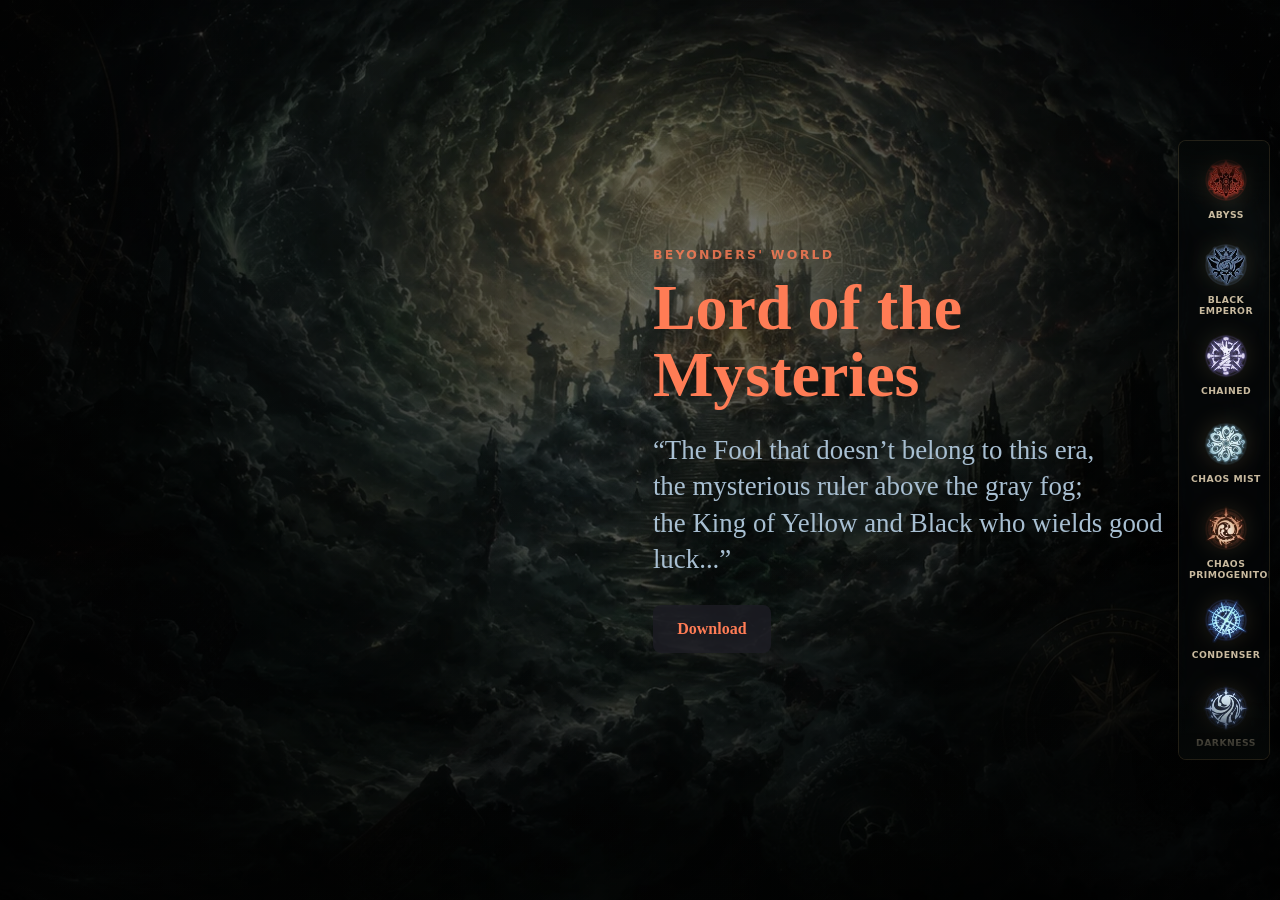
<file: index.html>
<!doctype html>
<html lang="id">
  <head>
    <meta charset="UTF-8" />
    <meta name="viewport" content="width=device-width, initial-scale=1.0" />
    <meta name="referrer" content="no-referrer" />
    <meta
      http-equiv="Content-Security-Policy"
      content="default-src 'self'; script-src 'none'; style-src 'self'; img-src 'self'; object-src 'none'; base-uri 'none'; form-action 'none'; upgrade-insecure-requests"
    />
    <title>Beyonders' World</title>
    <link rel="icon" type="image/webp" href="assets/symbols/symbol_ofa.webp" />
    <link rel="stylesheet" href="styles.css" />
  </head>
  <body class="home-body">
    <main class="hero" aria-label="Beyonders' World">
      <section class="card-showcase" aria-label="Showcase 22 kartu Beyonder">
        <div class="card-slider">
          <article class="beyonder-card card-01">
            <img src="assets/tarot_cards/0 Fool.webp" alt="Fool pathway card" decoding="async" fetchpriority="high" />
          </article>
          <article class="beyonder-card card-02">
            <img src="assets/tarot_cards/1 Door.webp" alt="Door pathway card" decoding="async" fetchpriority="high" />
          </article>
          <article class="beyonder-card card-03">
            <img src="assets/tarot_cards/2 Error.webp" alt="Error pathway card" decoding="async" fetchpriority="high" />
          </article>
          <article class="beyonder-card card-04">
            <img src="assets/tarot_cards/3 Mother.webp" alt="Mother pathway card" decoding="async" fetchpriority="high" />
          </article>
          <article class="beyonder-card card-05">
            <img src="assets/tarot_cards/4 Black Emperor.webp" alt="Black Emperor pathway card" loading="lazy" decoding="async" />
          </article>
          <article class="beyonder-card card-06">
            <img src="assets/tarot_cards/5 Visionary.webp" alt="Visionary pathway card" loading="lazy" decoding="async" />
          </article>
          <article class="beyonder-card card-07">
            <img src="assets/tarot_cards/6 Demoness.webp" alt="Demoness pathway card" loading="lazy" decoding="async" />
          </article>
          <article class="beyonder-card card-08">
            <img src="assets/tarot_cards/7 Red Priest.webp" alt="Red Priest pathway card" loading="lazy" decoding="async" />
          </article>
          <article class="beyonder-card card-09">
            <img src="assets/tarot_cards/8 Twilight Giant.webp" alt="Twilight Giant pathway card" loading="lazy" decoding="async" />
          </article>
          <article class="beyonder-card card-10">
            <img src="assets/tarot_cards/9 Hermit.webp" alt="Hermit pathway card" loading="lazy" decoding="async" />
          </article>
          <article class="beyonder-card card-11">
            <img src="assets/tarot_cards/10 Wheel Of Fortune.webp" alt="Wheel of Fortune pathway card" loading="lazy" decoding="async" />
          </article>
          <article class="beyonder-card card-12">
            <img src="assets/tarot_cards/11 Justiciar.webp" alt="Justiciar pathway card" loading="lazy" decoding="async" />
          </article>
          <article class="beyonder-card card-13">
            <img src="assets/tarot_cards/12 Hanged Man.webp" alt="Hanged Man pathway card" loading="lazy" decoding="async" />
          </article>
          <article class="beyonder-card card-14">
            <img src="assets/tarot_cards/13 Death.webp" alt="Death pathway card" loading="lazy" decoding="async" />
          </article>
          <article class="beyonder-card card-15">
            <img src="assets/tarot_cards/14 Chained.webp" alt="Chained pathway card" loading="lazy" decoding="async" />
          </article>
          <article class="beyonder-card card-16">
            <img src="assets/tarot_cards/15 Abyss.webp" alt="Abyss pathway card" loading="lazy" decoding="async" />
          </article>
          <article class="beyonder-card card-17">
            <img src="assets/tarot_cards/16 Tyrant.webp" alt="Tyrant pathway card" loading="lazy" decoding="async" />
          </article>
          <article class="beyonder-card card-18">
            <img src="assets/tarot_cards/17 Darkness.webp" alt="Darkness pathway card" loading="lazy" decoding="async" />
          </article>
          <article class="beyonder-card card-19">
            <img src="assets/tarot_cards/18 Moon.webp" alt="Moon pathway card" loading="lazy" decoding="async" />
          </article>
          <article class="beyonder-card card-20">
            <img src="assets/tarot_cards/19 Sun.webp" alt="Sun pathway card" loading="lazy" decoding="async" />
          </article>
          <article class="beyonder-card card-21">
            <img src="assets/tarot_cards/20 White Tower.webp" alt="White Tower pathway card" loading="lazy" decoding="async" />
          </article>
          <article class="beyonder-card card-22">
            <img src="assets/tarot_cards/21 Paragon.webp" alt="Paragon pathway card" loading="lazy" decoding="async" />
          </article>
        </div>
      </section>

      <section class="hero-copy">
        <p class="eyebrow">Beyonders' World</p>
        <h1>Lord of the Mysteries</h1>
        <p class="quote">
          “The Fool that doesn’t belong to this era,<br />
          the mysterious ruler above the gray fog;<br />
          the King of Yellow and Black who wields good luck...”
        </p>
        <div class="hero-actions">
          <a class="primary-action" href="/download">
            Download
          </a>
        </div>
      </section>

      <aside class="pathway-rail" aria-label="Pathway symbols Lord of the Mysteries">
        <div class="pathway-track">
          <span class="pathway-symbol"><img src="assets/symbols/Abyss_Symbol2.webp" alt="Abyss symbol" /><b>Abyss</b></span>
          <span class="pathway-symbol"><img src="assets/symbols/Black_Emperor_Symbol2.webp" alt="Black Emperor symbol" /><b>Black Emperor</b></span>
          <span class="pathway-symbol"><img src="assets/symbols/Chained_Symbol2.webp" alt="Chained symbol" /><b>Chained</b></span>
          <span class="pathway-symbol"><img src="assets/symbols/Chaos_Mist_Symbol2.webp" alt="Chaos Mist symbol" /><b>Chaos Mist</b></span>
          <span class="pathway-symbol"><img src="assets/symbols/Chaos_Primogenitor_Symbol2.webp" alt="Chaos Primogenitor symbol" /><b>Chaos Primogenitor</b></span>
          <span class="pathway-symbol"><img src="assets/symbols/Condenser_Symbol2.webp" alt="Condenser symbol" /><b>Condenser</b></span>
          <span class="pathway-symbol"><img src="assets/symbols/Darkness_Symbol2.webp" alt="Darkness symbol" /><b>Darkness</b></span>
          <span class="pathway-symbol"><img src="assets/symbols/Death_Symbol2.webp" alt="Death symbol" /><b>Death</b></span>
          <span class="pathway-symbol"><img src="assets/symbols/Demoness_Symbol2.webp" alt="Demoness symbol" /><b>Demoness</b></span>
          <span class="pathway-symbol"><img src="assets/symbols/Door_Symbol2.webp" alt="Door symbol" /><b>Door</b></span>
          <span class="pathway-symbol"><img src="assets/symbols/Error_Symbol2.webp" alt="Error symbol" /><b>Error</b></span>
          <span class="pathway-symbol"><img src="assets/symbols/Eternal_Aeon_Symbol2.webp" alt="Eternal Aeon symbol" /><b>Eternal Aeon</b></span>
          <span class="pathway-symbol"><img src="assets/symbols/Eternal_Edict_Symbol2.webp" alt="Eternal Edict symbol" /><b>Eternal Edict</b></span>
          <span class="pathway-symbol"><img src="assets/symbols/Everlasting_Symbol2.webp" alt="Everlasting symbol" /><b>Everlasting</b></span>
          <span class="pathway-symbol"><img src="assets/symbols/Fool_Symbol2.webp" alt="Fool symbol" /><b>Fool</b></span>
          <span class="pathway-symbol"><img src="assets/symbols/Hanged_Man_Symbol2.webp" alt="Hanged Man symbol" /><b>Hanged Man</b></span>
          <span class="pathway-symbol"><img src="assets/symbols/Hermit_Symbol2.webp" alt="Hermit symbol" /><b>Hermit</b></span>
          <span class="pathway-symbol"><img src="assets/symbols/Justiciar_Symbol2.webp" alt="Justiciar symbol" /><b>Justiciar</b></span>
          <span class="pathway-symbol"><img src="assets/symbols/Moon_Symbol2.webp" alt="Moon symbol" /><b>Moon</b></span>
          <span class="pathway-symbol"><img src="assets/symbols/Mother_Symbol2.webp" alt="Mother symbol" /><b>Mother</b></span>
          <span class="pathway-symbol"><img src="assets/symbols/Paragon_Symbol2.webp" alt="Paragon symbol" /><b>Paragon</b></span>
          <span class="pathway-symbol"><img src="assets/symbols/Patriarch_Symbol2.webp" alt="Patriarch symbol" /><b>Patriarch</b></span>
          <span class="pathway-symbol"><img src="assets/symbols/Red_Priest_Symbol2.webp" alt="Red Priest symbol" /><b>Red Priest</b></span>
          <span class="pathway-symbol"><img src="assets/symbols/Second_Law_Symbol2.webp" alt="Second Law symbol" /><b>Second Law</b></span>
          <span class="pathway-symbol"><img src="assets/symbols/Sublunary_Eye_Symbol2.webp" alt="Sublunary Eye symbol" /><b>Sublunary Eye</b></span>
          <span class="pathway-symbol"><img src="assets/symbols/Sun_Symbol2.webp" alt="Sun symbol" /><b>Sun</b></span>
          <span class="pathway-symbol"><img src="assets/symbols/Tail-Devourer_Symbol2.webp" alt="Tail Devourer symbol" /><b>Tail Devourer</b></span>
          <span class="pathway-symbol"><img src="assets/symbols/Twilight_Giant_Symbol2.webp" alt="Twilight Giant symbol" /><b>Twilight Giant</b></span>
          <span class="pathway-symbol"><img src="assets/symbols/Tyrant_Symbol2.webp" alt="Tyrant symbol" /><b>Tyrant</b></span>
          <span class="pathway-symbol"><img src="assets/symbols/Visionary_Symbol2.webp" alt="Visionary symbol" /><b>Visionary</b></span>
          <span class="pathway-symbol"><img src="assets/symbols/Wheel_of_Fortune_Symbol2.webp" alt="Wheel of Fortune symbol" /><b>Wheel of Fortune</b></span>
          <span class="pathway-symbol"><img src="assets/symbols/White_Tower_Symbol2.webp" alt="White Tower symbol" /><b>White Tower</b></span>
          <span class="pathway-symbol"><img src="assets/symbols/Abyss_Symbol2.webp" alt="Abyss symbol" /><b>Abyss</b></span>
          <span class="pathway-symbol"><img src="assets/symbols/Black_Emperor_Symbol2.webp" alt="Black Emperor symbol" /><b>Black Emperor</b></span>
          <span class="pathway-symbol"><img src="assets/symbols/Chained_Symbol2.webp" alt="Chained symbol" /><b>Chained</b></span>
          <span class="pathway-symbol"><img src="assets/symbols/Chaos_Mist_Symbol2.webp" alt="Chaos Mist symbol" /><b>Chaos Mist</b></span>
          <span class="pathway-symbol"><img src="assets/symbols/Chaos_Primogenitor_Symbol2.webp" alt="Chaos Primogenitor symbol" /><b>Chaos Primogenitor</b></span>
          <span class="pathway-symbol"><img src="assets/symbols/Condenser_Symbol2.webp" alt="Condenser symbol" /><b>Condenser</b></span>
          <span class="pathway-symbol"><img src="assets/symbols/Darkness_Symbol2.webp" alt="Darkness symbol" /><b>Darkness</b></span>
          <span class="pathway-symbol"><img src="assets/symbols/Death_Symbol2.webp" alt="Death symbol" /><b>Death</b></span>
          <span class="pathway-symbol"><img src="assets/symbols/Demoness_Symbol2.webp" alt="Demoness symbol" /><b>Demoness</b></span>
          <span class="pathway-symbol"><img src="assets/symbols/Door_Symbol2.webp" alt="Door symbol" /><b>Door</b></span>
          <span class="pathway-symbol"><img src="assets/symbols/Error_Symbol2.webp" alt="Error symbol" /><b>Error</b></span>
          <span class="pathway-symbol"><img src="assets/symbols/Eternal_Aeon_Symbol2.webp" alt="Eternal Aeon symbol" /><b>Eternal Aeon</b></span>
          <span class="pathway-symbol"><img src="assets/symbols/Eternal_Edict_Symbol2.webp" alt="Eternal Edict symbol" /><b>Eternal Edict</b></span>
          <span class="pathway-symbol"><img src="assets/symbols/Everlasting_Symbol2.webp" alt="Everlasting symbol" /><b>Everlasting</b></span>
          <span class="pathway-symbol"><img src="assets/symbols/Fool_Symbol2.webp" alt="Fool symbol" /><b>Fool</b></span>
          <span class="pathway-symbol"><img src="assets/symbols/Hanged_Man_Symbol2.webp" alt="Hanged Man symbol" /><b>Hanged Man</b></span>
          <span class="pathway-symbol"><img src="assets/symbols/Hermit_Symbol2.webp" alt="Hermit symbol" /><b>Hermit</b></span>
          <span class="pathway-symbol"><img src="assets/symbols/Justiciar_Symbol2.webp" alt="Justiciar symbol" /><b>Justiciar</b></span>
          <span class="pathway-symbol"><img src="assets/symbols/Moon_Symbol2.webp" alt="Moon symbol" /><b>Moon</b></span>
          <span class="pathway-symbol"><img src="assets/symbols/Mother_Symbol2.webp" alt="Mother symbol" /><b>Mother</b></span>
          <span class="pathway-symbol"><img src="assets/symbols/Paragon_Symbol2.webp" alt="Paragon symbol" /><b>Paragon</b></span>
          <span class="pathway-symbol"><img src="assets/symbols/Patriarch_Symbol2.webp" alt="Patriarch symbol" /><b>Patriarch</b></span>
          <span class="pathway-symbol"><img src="assets/symbols/Red_Priest_Symbol2.webp" alt="Red Priest symbol" /><b>Red Priest</b></span>
          <span class="pathway-symbol"><img src="assets/symbols/Second_Law_Symbol2.webp" alt="Second Law symbol" /><b>Second Law</b></span>
          <span class="pathway-symbol"><img src="assets/symbols/Sublunary_Eye_Symbol2.webp" alt="Sublunary Eye symbol" /><b>Sublunary Eye</b></span>
          <span class="pathway-symbol"><img src="assets/symbols/Sun_Symbol2.webp" alt="Sun symbol" /><b>Sun</b></span>
          <span class="pathway-symbol"><img src="assets/symbols/Tail-Devourer_Symbol2.webp" alt="Tail Devourer symbol" /><b>Tail Devourer</b></span>
          <span class="pathway-symbol"><img src="assets/symbols/Twilight_Giant_Symbol2.webp" alt="Twilight Giant symbol" /><b>Twilight Giant</b></span>
          <span class="pathway-symbol"><img src="assets/symbols/Tyrant_Symbol2.webp" alt="Tyrant symbol" /><b>Tyrant</b></span>
          <span class="pathway-symbol"><img src="assets/symbols/Visionary_Symbol2.webp" alt="Visionary symbol" /><b>Visionary</b></span>
          <span class="pathway-symbol"><img src="assets/symbols/Wheel_of_Fortune_Symbol2.webp" alt="Wheel of Fortune symbol" /><b>Wheel of Fortune</b></span>
          <span class="pathway-symbol"><img src="assets/symbols/White_Tower_Symbol2.webp" alt="White Tower symbol" /><b>White Tower</b></span>
        </div>
      </aside>
    </main>
  </body>
</html>
</file>
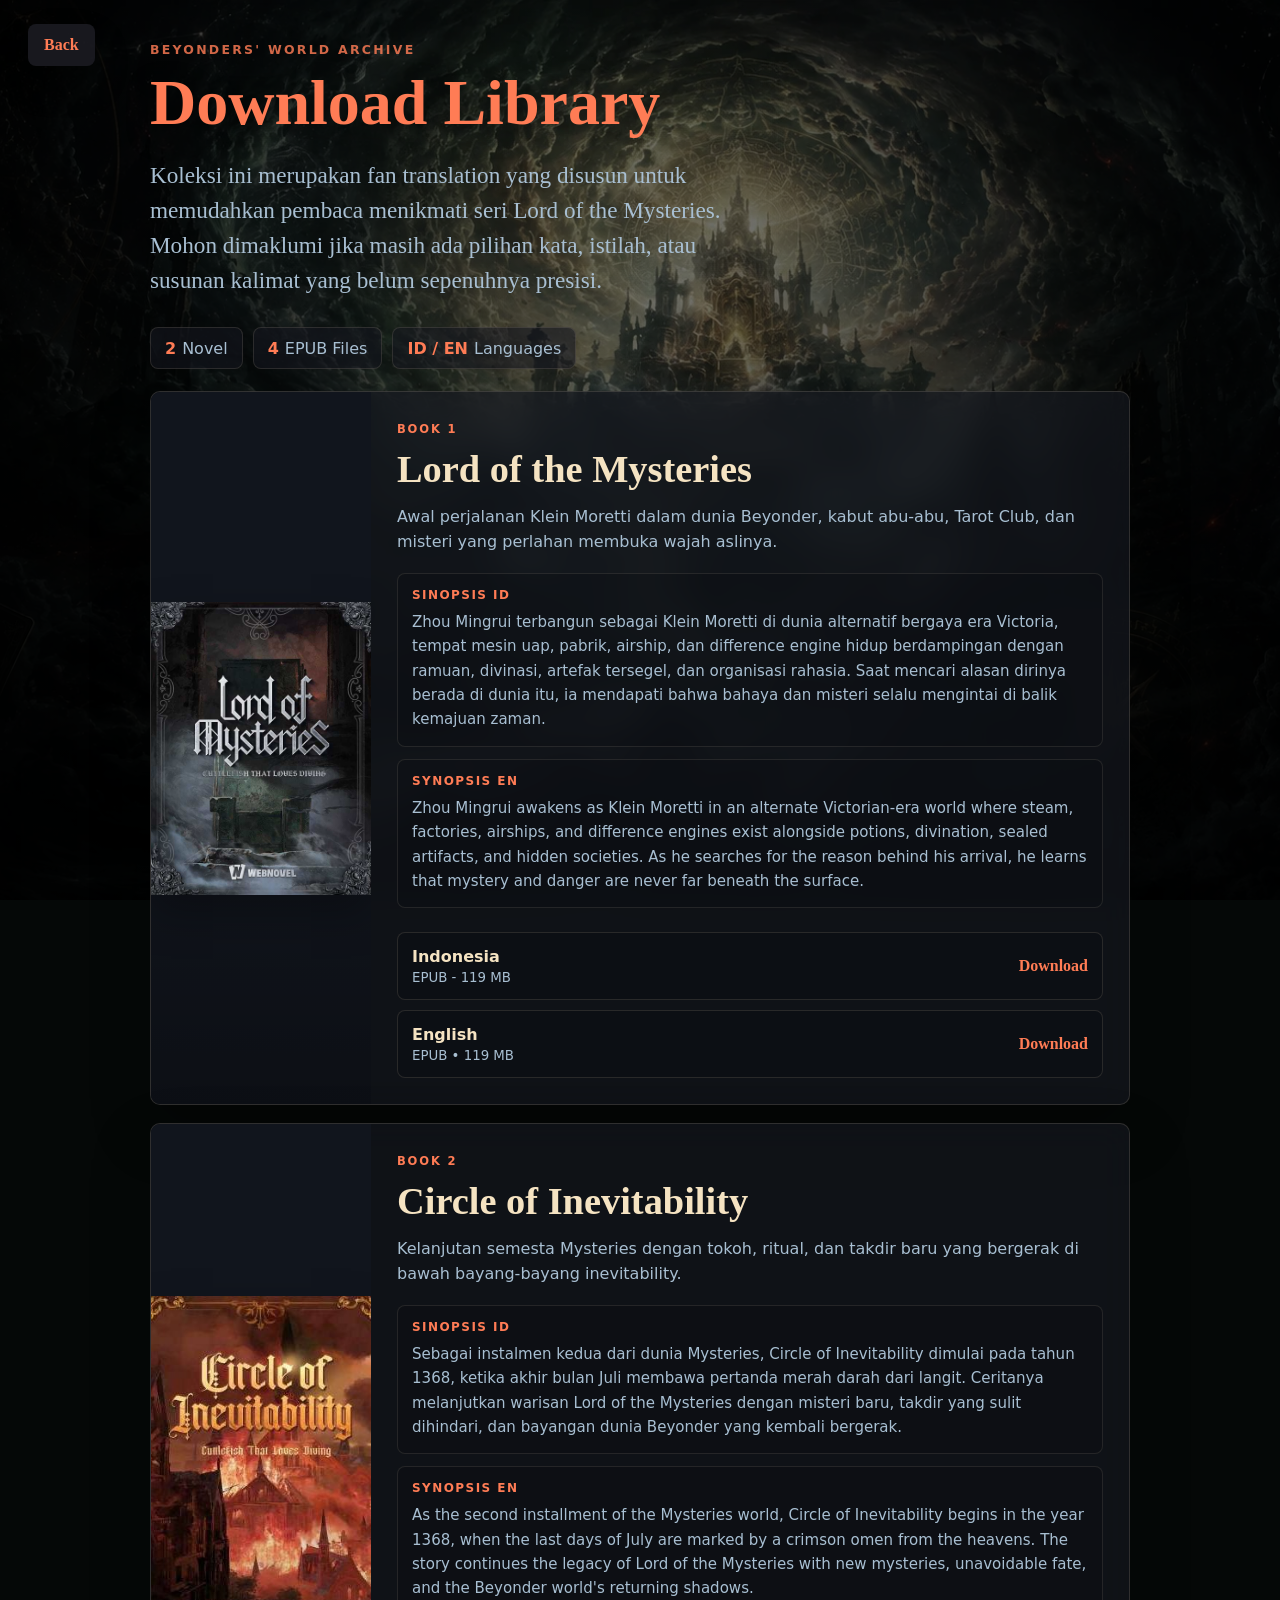
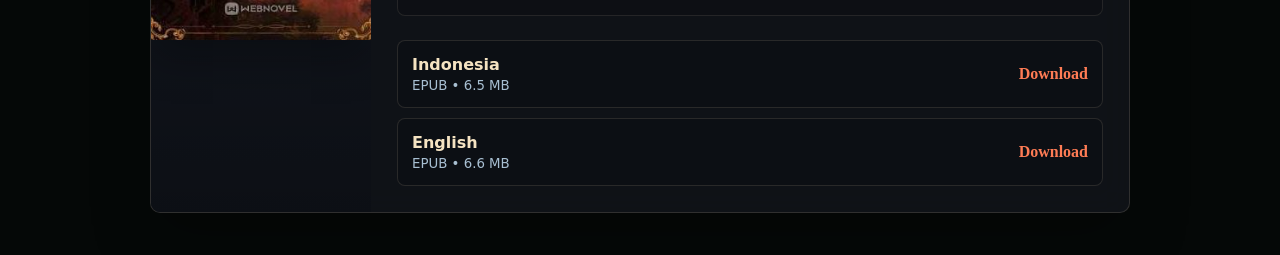
<file: download/index.html>
<!doctype html>
<html lang="id">
  <head>
    <meta charset="UTF-8" />
    <meta name="viewport" content="width=device-width, initial-scale=1.0" />
    <meta name="referrer" content="no-referrer" />
    <meta
      http-equiv="Content-Security-Policy"
      content="default-src 'self'; script-src 'none'; style-src 'self'; img-src 'self'; object-src 'none'; base-uri 'none'; form-action 'none'; upgrade-insecure-requests"
    />
    <title>Download - Beyonders' World</title>
    <link rel="icon" type="image/webp" href="../assets/symbols/symbol_ofa.webp" />
    <link rel="stylesheet" href="../styles.css" />
  </head>
  <body>
    <main class="choice-page download-page">
      <a class="back-link" href="/">Back</a>
      <section class="choice-shell" aria-labelledby="choice-title">
        <p class="eyebrow">Beyonders' World Archive</p>
        <h1 id="choice-title">Download Library</h1>
        <p class="choice-copy">
          Koleksi ini merupakan fan translation yang disusun untuk memudahkan
          pembaca menikmati seri Lord of the Mysteries. Mohon dimaklumi jika
          masih ada pilihan kata, istilah, atau susunan kalimat yang belum
          sepenuhnya presisi.
        </p>

        <div class="download-summary" aria-label="Ringkasan koleksi">
          <span><strong>2</strong> Novel</span>
          <span><strong>4</strong> EPUB Files</span>
          <span><strong>ID / EN</strong> Languages</span>
        </div>

        <div class="download-list">
          <article class="download-card">
            <div class="download-cover cover-lotm">
              <img src="../assets/covers/LOTM.jpg" alt="Lord of the Mysteries cover" />
            </div>
            <div class="download-content">
              <span class="choice-kicker">Book 1</span>
              <h2>Lord of the Mysteries</h2>
              <p>
                Awal perjalanan Klein Moretti dalam dunia Beyonder, kabut
                abu-abu, Tarot Club, dan misteri yang perlahan membuka wajah
                aslinya.
              </p>
              <div class="synopsis-list">
                <div>
                  <h3>Sinopsis ID</h3>
                  <p>
                    Zhou Mingrui terbangun sebagai Klein Moretti di dunia alternatif
                    bergaya era Victoria, tempat mesin uap, pabrik, airship, dan
                    difference engine hidup berdampingan dengan ramuan, divinasi,
                    artefak tersegel, dan organisasi rahasia. Saat mencari alasan
                    dirinya berada di dunia itu, ia mendapati bahwa bahaya dan
                    misteri selalu mengintai di balik kemajuan zaman.
                  </p>
                </div>
                <div>
                  <h3>Synopsis EN</h3>
                  <p>
                    Zhou Mingrui awakens as Klein Moretti in an alternate
                    Victorian-era world where steam, factories, airships, and
                    difference engines exist alongside potions, divination, sealed
                    artifacts, and hidden societies. As he searches for the reason
                    behind his arrival, he learns that mystery and danger are never
                    far beneath the surface.
                  </p>
                </div>
              </div>
              <div class="file-options" aria-label="Download Lord of the Mysteries">
                <a class="file-option" href="https://github.com/kurnya/novelku/releases/download/v1.0.0/Lord.of.the.Mysteries.ID.epub">
                  <span>
                    <strong>Indonesia</strong>
                    <small>EPUB - 119 MB</small>
                  </span>
                  <b>Download</b>
                </a>
                <a class="file-option" href="https://github.com/kurnya/novelku/releases/download/v1.0.0/Lord.of.the.Mysteries.EN.epub">
                  <span>
                    <strong>English</strong>
                    <small>EPUB • 119 MB</small>
                  </span>
                  <b>Download</b>
                </a>
              </div>
            </div>
          </article>

          <article class="download-card">
            <div class="download-cover cover-coi">
              <img src="../assets/covers/COI.jpg" alt="Circle of Inevitability cover" />
            </div>
            <div class="download-content">
              <span class="choice-kicker">Book 2</span>
              <h2>Circle of Inevitability</h2>
              <p>
                Kelanjutan semesta Mysteries dengan tokoh, ritual, dan takdir
                baru yang bergerak di bawah bayang-bayang inevitability.
              </p>
              <div class="synopsis-list">
                <div>
                  <h3>Sinopsis ID</h3>
                  <p>
                    Sebagai instalmen kedua dari dunia Mysteries, Circle of
                    Inevitability dimulai pada tahun 1368, ketika akhir bulan Juli
                    membawa pertanda merah darah dari langit. Ceritanya melanjutkan
                    warisan Lord of the Mysteries dengan misteri baru, takdir yang
                    sulit dihindari, dan bayangan dunia Beyonder yang kembali
                    bergerak.
                  </p>
                </div>
                <div>
                  <h3>Synopsis EN</h3>
                  <p>
                    As the second installment of the Mysteries world, Circle of
                    Inevitability begins in the year 1368, when the last days of
                    July are marked by a crimson omen from the heavens. The story
                    continues the legacy of Lord of the Mysteries with new mysteries,
                    unavoidable fate, and the Beyonder world's returning shadows.
                  </p>
                </div>
              </div>
              <div class="file-options" aria-label="Download Circle of Inevitability">
                <a class="file-option" href="https://github.com/kurnya/novelku/releases/download/v1.0.0/Circle.of.Inevitability.ID.epub">
                  <span>
                    <strong>Indonesia</strong>
                    <small>EPUB • 6.5 MB</small>
                  </span>
                  <b>Download</b>
                </a>
                <a class="file-option" href="https://github.com/kurnya/novelku/releases/download/v1.0.0/Circle.of.Inevitability.EN.epub">
                  <span>
                    <strong>English</strong>
                    <small>EPUB • 6.6 MB</small>
                  </span>
                  <b>Download</b>
                </a>
              </div>
            </div>
          </article>
        </div>
      </section>
    </main>
  </body>
</html>
</file>
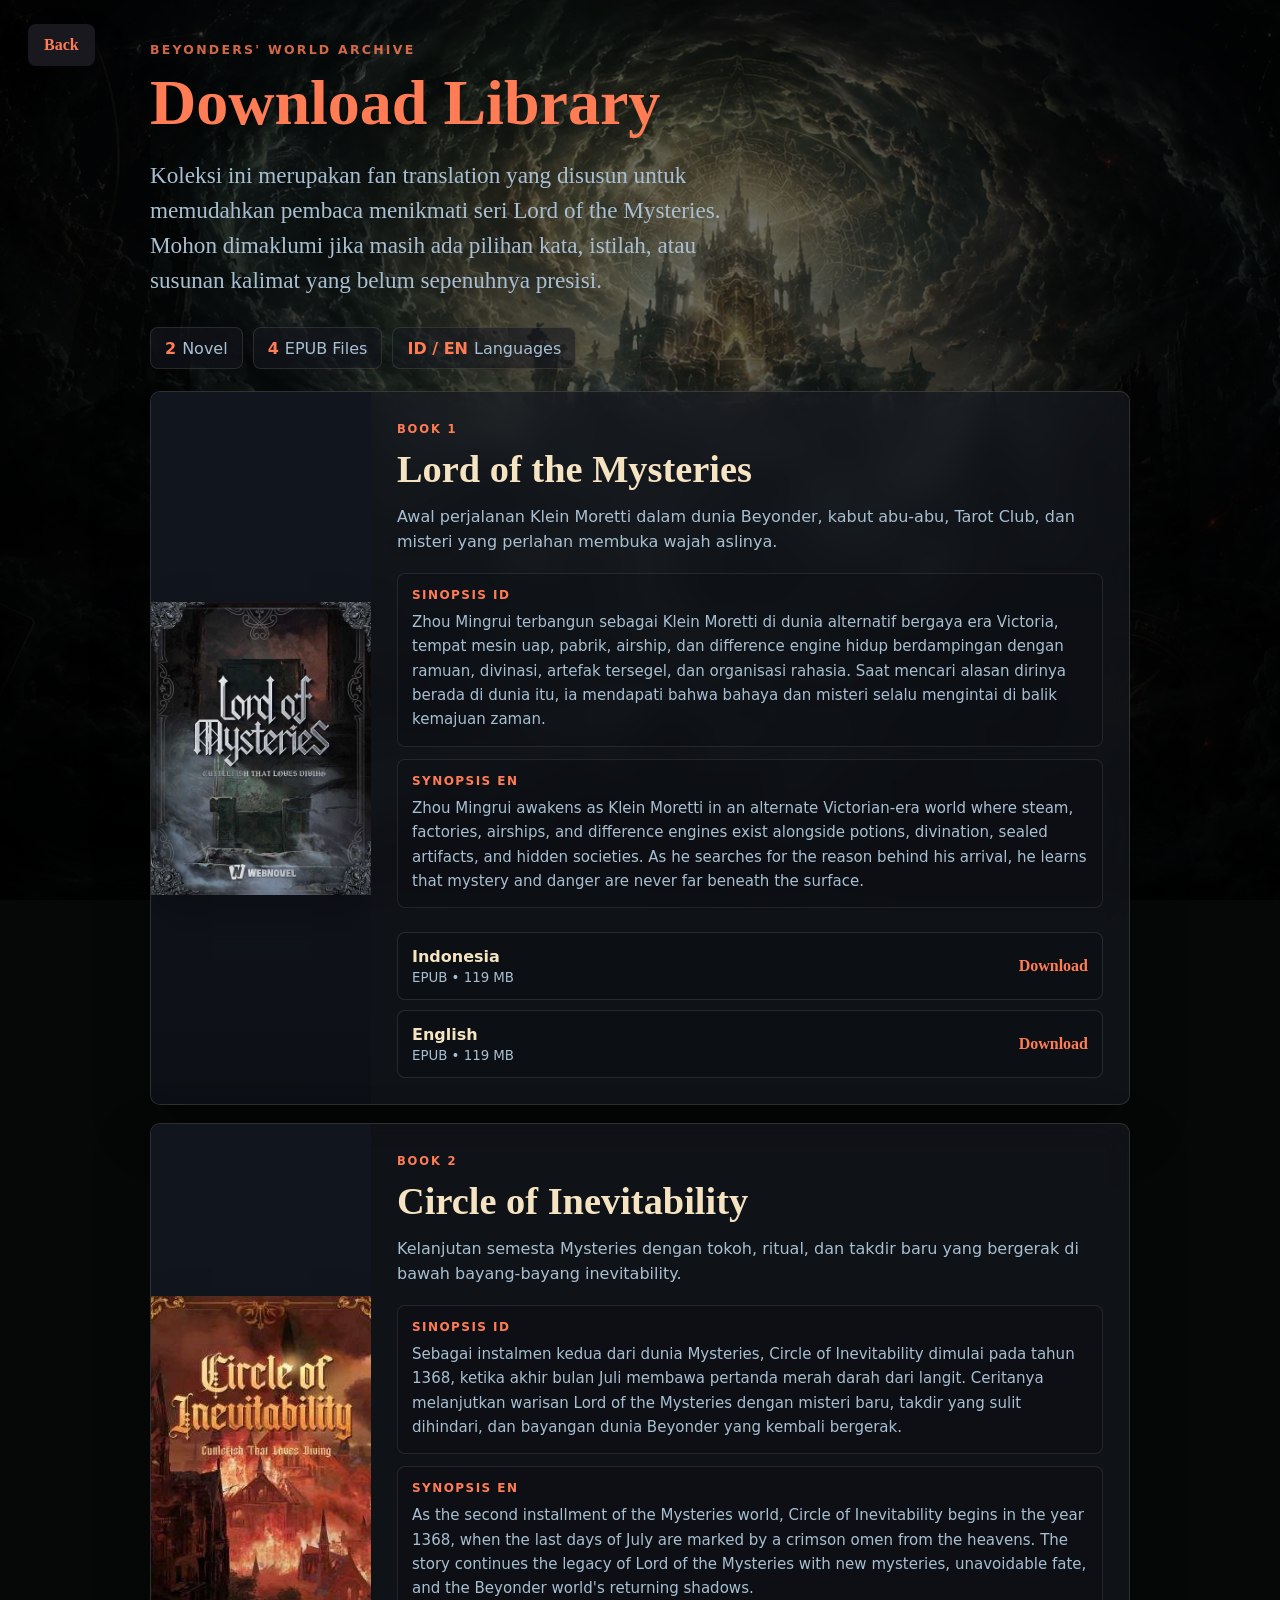
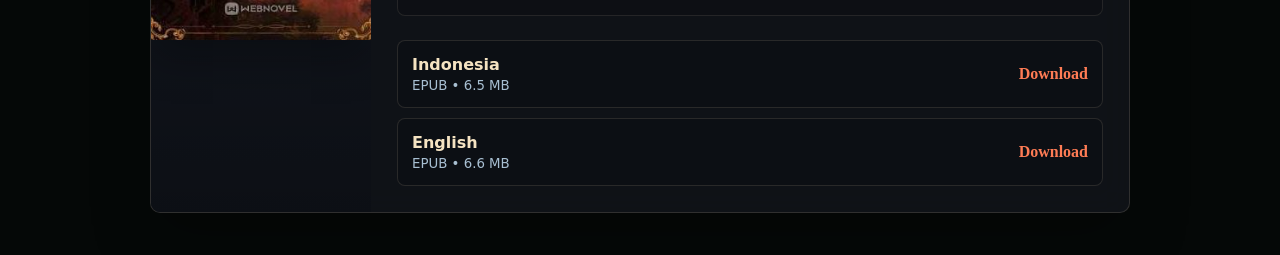
<file: download.html>
<!doctype html>
<html lang="id">
  <head>
    <meta charset="UTF-8" />
    <meta name="viewport" content="width=device-width, initial-scale=1.0" />
    <title>Download - Beyonders' World</title>
    <link rel="stylesheet" href="styles.css" />
  </head>
  <body>
    <main class="choice-page download-page">
      <a class="back-link" href="index.html">Back</a>
      <section class="choice-shell" aria-labelledby="choice-title">
        <p class="eyebrow">Beyonders' World Archive</p>
        <h1 id="choice-title">Download Library</h1>
        <p class="choice-copy">
          Koleksi ini merupakan fan translation yang disusun untuk memudahkan
          pembaca menikmati seri Lord of the Mysteries. Mohon dimaklumi jika
          masih ada pilihan kata, istilah, atau susunan kalimat yang belum
          sepenuhnya presisi.
        </p>

        <div class="download-summary" aria-label="Ringkasan koleksi">
          <span><strong>2</strong> Novel</span>
          <span><strong>4</strong> EPUB Files</span>
          <span><strong>ID / EN</strong> Languages</span>
        </div>

        <div class="download-list">
          <article class="download-card">
            <div class="download-cover cover-lotm">
              <img src="assets/covers/LOTM.jpg" alt="Lord of the Mysteries cover" />
            </div>
            <div class="download-content">
              <span class="choice-kicker">Book 1</span>
              <h2>Lord of the Mysteries</h2>
              <p>
                Awal perjalanan Klein Moretti dalam dunia Beyonder, kabut
                abu-abu, Tarot Club, dan misteri yang perlahan membuka wajah
                aslinya.
              </p>
              <div class="synopsis-list">
                <div>
                  <h3>Sinopsis ID</h3>
                  <p>
                    Zhou Mingrui terbangun sebagai Klein Moretti di dunia alternatif
                    bergaya era Victoria, tempat mesin uap, pabrik, airship, dan
                    difference engine hidup berdampingan dengan ramuan, divinasi,
                    artefak tersegel, dan organisasi rahasia. Saat mencari alasan
                    dirinya berada di dunia itu, ia mendapati bahwa bahaya dan
                    misteri selalu mengintai di balik kemajuan zaman.
                  </p>
                </div>
                <div>
                  <h3>Synopsis EN</h3>
                  <p>
                    Zhou Mingrui awakens as Klein Moretti in an alternate
                    Victorian-era world where steam, factories, airships, and
                    difference engines exist alongside potions, divination, sealed
                    artifacts, and hidden societies. As he searches for the reason
                    behind his arrival, he learns that mystery and danger are never
                    far beneath the surface.
                  </p>
                </div>
              </div>
              <div class="file-options" aria-label="Download Lord of the Mysteries">
                <a class="file-option" href="https://github.com/kurnya/novelku/releases/download/v1.0.0/Lord.of.the.Mysteries.ID.epub">
                  <span>
                    <strong>Indonesia</strong>
                    <small>EPUB • 119 MB</small>
                  </span>
                  <b>Download</b>
                </a>
                <a class="file-option" href="https://github.com/kurnya/novelku/releases/download/v1.0.0/Lord.of.the.Mysteries.EN.epub">
                  <span>
                    <strong>English</strong>
                    <small>EPUB • 119 MB</small>
                  </span>
                  <b>Download</b>
                </a>
              </div>
            </div>
          </article>

          <article class="download-card">
            <div class="download-cover cover-coi">
              <img src="assets/covers/COI.jpg" alt="Circle of Inevitability cover" />
            </div>
            <div class="download-content">
              <span class="choice-kicker">Book 2</span>
              <h2>Circle of Inevitability</h2>
              <p>
                Kelanjutan semesta Mysteries dengan tokoh, ritual, dan takdir
                baru yang bergerak di bawah bayang-bayang inevitability.
              </p>
              <div class="synopsis-list">
                <div>
                  <h3>Sinopsis ID</h3>
                  <p>
                    Sebagai instalmen kedua dari dunia Mysteries, Circle of
                    Inevitability dimulai pada tahun 1368, ketika akhir bulan Juli
                    membawa pertanda merah darah dari langit. Ceritanya melanjutkan
                    warisan Lord of the Mysteries dengan misteri baru, takdir yang
                    sulit dihindari, dan bayangan dunia Beyonder yang kembali
                    bergerak.
                  </p>
                </div>
                <div>
                  <h3>Synopsis EN</h3>
                  <p>
                    As the second installment of the Mysteries world, Circle of
                    Inevitability begins in the year 1368, when the last days of
                    July are marked by a crimson omen from the heavens. The story
                    continues the legacy of Lord of the Mysteries with new mysteries,
                    unavoidable fate, and the Beyonder world's returning shadows.
                  </p>
                </div>
              </div>
              <div class="file-options" aria-label="Download Circle of Inevitability">
                <a class="file-option" href="https://github.com/kurnya/novelku/releases/download/v1.0.0/Circle.of.Inevitability.ID.epub">
                  <span>
                    <strong>Indonesia</strong>
                    <small>EPUB • 6.5 MB</small>
                  </span>
                  <b>Download</b>
                </a>
                <a class="file-option" href="https://github.com/kurnya/novelku/releases/download/v1.0.0/Circle.of.Inevitability.EN.epub">
                  <span>
                    <strong>English</strong>
                    <small>EPUB • 6.6 MB</small>
                  </span>
                  <b>Download</b>
                </a>
              </div>
            </div>
          </article>
        </div>
      </section>
    </main>
  </body>
</html>
</file>
<file: styles.css>
:root {
  color-scheme: dark;
  --bg: #050807;
  --ink: #f5e3c2;
  --muted: #a8bfd2;
  --orange: #ff7c55;
  --pink: #ff6cab;
  --panel: rgba(28, 28, 36, 0.86);
  --gold: #d7ba72;
}

* {
  box-sizing: border-box;
}

html,
body {
  min-height: 100%;
}

body {
  margin: 0;
  overflow-x: hidden;
  background: var(--bg);
  color: var(--ink);
  font-family:
    Inter, ui-sans-serif, system-ui, -apple-system, BlinkMacSystemFont, "Segoe UI",
    sans-serif;
}

body.home-body {
  overflow: hidden;
}

body::before {
  position: fixed;
  inset: 0;
  z-index: -2;
  content: "";
  background:
    linear-gradient(rgba(0, 0, 0, 0.2), rgba(0, 0, 0, 0.68)),
    url("assets/backgound/bg11.webp") center / cover no-repeat;
}

body::after {
  position: fixed;
  inset: 0;
  z-index: -1;
  pointer-events: none;
  content: "";
  background:
    radial-gradient(circle at 64% 44%, transparent 0 9rem, rgba(0, 0, 0, 0.18) 17rem),
    linear-gradient(90deg, rgba(0, 0, 0, 0.78), rgba(0, 0, 0, 0.18) 45%, rgba(0, 0, 0, 0.72));
}

a {
  color: inherit;
  text-decoration: none;
}

.hero {
  position: relative;
  display: grid;
  grid-template-columns: minmax(360px, 0.92fr) minmax(420px, 1fr);
  align-items: center;
  gap: 72px;
  width: min(1180px, calc(100% - 88px));
  min-height: 100vh;
  margin: 0 auto;
  padding: 48px 0;
}

.card-showcase {
  display: grid;
  min-height: 620px;
  place-items: center;
  transform: translateX(-56px);
}

.card-slider {
  position: relative;
  width: min(320px, 64vw);
  aspect-ratio: 2 / 3;
  filter: drop-shadow(0 30px 42px rgba(0, 0, 0, 0.5));
  transform-origin: center;
  transition:
    filter 180ms ease,
    transform 180ms ease;
}

.beyonder-card {
  position: absolute;
  inset: 0;
  overflow: hidden;
  border: 1px solid rgba(247, 226, 178, 0.36);
  border-radius: 10px;
  opacity: 0;
  transform: translateX(70px) scale(0.94) rotateY(-18deg);
  animation: cardCycle 66s infinite ease-in-out;
  background: #17120e;
}

.card-slider:hover {
  filter: drop-shadow(0 38px 54px rgba(0, 0, 0, 0.62)) saturate(1.08) brightness(1.04);
  transform: scale(1.07) rotateY(-5deg) rotateZ(1deg);
}

.card-slider:hover .beyonder-card {
  animation-play-state: paused;
}

.beyonder-card img {
  display: block;
  width: 100%;
  height: 100%;
  object-fit: contain;
}

.card-01 { animation-delay: 0s; }
.card-02 { animation-delay: -63s; }
.card-03 { animation-delay: -60s; }
.card-04 { animation-delay: -57s; }
.card-05 { animation-delay: -54s; }
.card-06 { animation-delay: -51s; }
.card-07 { animation-delay: -48s; }
.card-08 { animation-delay: -45s; }
.card-09 { animation-delay: -42s; }
.card-10 { animation-delay: -39s; }
.card-11 { animation-delay: -36s; }
.card-12 { animation-delay: -33s; }
.card-13 { animation-delay: -30s; }
.card-14 { animation-delay: -27s; }
.card-15 { animation-delay: -24s; }
.card-16 { animation-delay: -21s; }
.card-17 { animation-delay: -18s; }
.card-18 { animation-delay: -15s; }
.card-19 { animation-delay: -12s; }
.card-20 { animation-delay: -9s; }
.card-21 { animation-delay: -6s; }
.card-22 { animation-delay: -3s; }

@keyframes cardCycle {
  0%,
  3.4% {
    opacity: 0;
    transform: translateX(82px) scale(0.94) rotateY(-22deg);
  }

  4.8%,
  8.2% {
    opacity: 1;
    transform: translateX(0) scale(1) rotateY(0);
  }

  9.6%,
  100% {
    opacity: 0;
    transform: translateX(-82px) scale(0.94) rotateY(18deg);
  }
}

.hero-copy {
  max-width: 560px;
}

.eyebrow {
  margin: 0 0 12px;
  color: rgba(255, 124, 85, 0.82);
  font-size: 0.78rem;
  font-weight: 800;
  letter-spacing: 0.18em;
  text-transform: uppercase;
}

h1 {
  margin: 0;
  color: var(--orange);
  font-family: Georgia, "Times New Roman", serif;
  font-size: clamp(2.5rem, 5vw, 4.2rem);
  line-height: 1.05;
  letter-spacing: 0;
  text-shadow: 0 8px 28px rgba(0, 0, 0, 0.46);
}

.quote {
  margin: 24px 0 28px;
  color: var(--muted);
  font-family: Georgia, "Times New Roman", serif;
  font-size: clamp(1.18rem, 2.1vw, 1.7rem);
  line-height: 1.35;
  text-shadow: 0 8px 24px rgba(0, 0, 0, 0.56);
}

.hero-actions {
  display: flex;
  flex-wrap: wrap;
  gap: 16px;
}

.primary-action,
.secondary-action {
  display: inline-flex;
  align-items: center;
  justify-content: center;
  border: 0;
  border-radius: 8px;
  background: var(--panel);
  box-shadow: 0 18px 34px rgba(0, 0, 0, 0.24);
  font-weight: 800;
  transition:
    transform 160ms ease,
    background 160ms ease,
    color 160ms ease;
}

.primary-action,
.secondary-action {
  min-width: 118px;
  min-height: 48px;
  padding: 0 22px;
  font-family: Georgia, "Times New Roman", serif;
}

.primary-action {
  color: var(--orange);
}

.secondary-action {
  color: var(--pink);
}

.primary-action:hover,
.secondary-action:hover {
  transform: translateY(-2px);
  background: rgba(37, 36, 48, 0.94);
}

.pathway-rail {
  position: fixed;
  right: 10px;
  top: 50%;
  z-index: 2;
  width: 92px;
  height: min(72vh, 620px);
  overflow: hidden;
  border: 1px solid rgba(215, 186, 114, 0.14);
  border-radius: 8px;
  background: rgba(12, 15, 20, 0.24);
  box-shadow: 0 22px 48px rgba(0, 0, 0, 0.24);
  transform: translateY(-50%);
  backdrop-filter: blur(10px);
}

.pathway-rail::before,
.pathway-rail::after {
  position: absolute;
  left: 0;
  right: 0;
  z-index: 2;
  height: 64px;
  pointer-events: none;
  content: "";
}

.pathway-rail::before {
  top: 0;
  background: linear-gradient(to bottom, rgba(5, 8, 7, 0.94), transparent);
}

.pathway-rail::after {
  bottom: 0;
  background: linear-gradient(to top, rgba(5, 8, 7, 0.94), transparent);
}

.pathway-track {
  display: grid;
  gap: 12px;
  padding: 12px 10px;
  animation: pathwayScroll 44s linear infinite;
}

.pathway-symbol {
  display: grid;
  gap: 7px;
  grid-template-rows: 46px minmax(16px, auto);
  align-content: center;
  justify-items: center;
  min-height: 76px;
  color: rgba(245, 227, 194, 0.82);
}

.pathway-symbol i {
  position: relative;
  display: block;
  width: 42px;
  height: 42px;
  border: 1px solid rgba(215, 186, 114, 0.5);
  border-radius: 50%;
  background:
    radial-gradient(circle, rgba(215, 186, 114, 0.28) 0 16%, transparent 17%),
    conic-gradient(from 45deg, transparent 0 16%, rgba(215, 186, 114, 0.72) 17% 19%, transparent 20% 48%, rgba(215, 186, 114, 0.72) 49% 51%, transparent 52%);
  box-shadow:
    inset 0 0 18px rgba(215, 186, 114, 0.09),
    0 0 22px rgba(215, 186, 114, 0.1);
}

.pathway-symbol img {
  display: block;
  width: 46px;
  height: 46px;
  object-fit: contain;
  filter: drop-shadow(0 0 12px rgba(215, 186, 114, 0.24));
}

.pathway-symbol i::before,
.pathway-symbol i::after {
  position: absolute;
  inset: 9px;
  border: 1px solid rgba(215, 186, 114, 0.5);
  content: "";
}

.pathway-symbol i::before {
  border-radius: 4px;
  transform: rotate(45deg);
}

.pathway-symbol i::after {
  border-radius: 50%;
  transform: scale(0.62);
}

.pathway-symbol b {
  max-width: 74px;
  font-size: 0.58rem;
  font-weight: 800;
  letter-spacing: 0.05em;
  line-height: 1.15;
  text-align: center;
  text-transform: uppercase;
}

.pathway-symbol:nth-child(4n + 2) i {
  border-color: rgba(98, 217, 238, 0.5);
  background:
    radial-gradient(circle, rgba(98, 217, 238, 0.26) 0 16%, transparent 17%),
    conic-gradient(from 45deg, transparent 0 16%, rgba(98, 217, 238, 0.7) 17% 19%, transparent 20% 48%, rgba(98, 217, 238, 0.7) 49% 51%, transparent 52%);
}

.pathway-symbol:nth-child(4n + 3) i {
  border-color: rgba(255, 108, 171, 0.48);
  background:
    radial-gradient(circle, rgba(255, 108, 171, 0.25) 0 16%, transparent 17%),
    conic-gradient(from 45deg, transparent 0 16%, rgba(255, 108, 171, 0.66) 17% 19%, transparent 20% 48%, rgba(255, 108, 171, 0.66) 49% 51%, transparent 52%);
}

.pathway-symbol:nth-child(4n + 4) i {
  border-color: rgba(140, 108, 255, 0.5);
  background:
    radial-gradient(circle, rgba(140, 108, 255, 0.25) 0 16%, transparent 17%),
    conic-gradient(from 45deg, transparent 0 16%, rgba(140, 108, 255, 0.68) 17% 19%, transparent 20% 48%, rgba(140, 108, 255, 0.68) 49% 51%, transparent 52%);
}

.choice-page {
  min-height: 100vh;
  padding: 42px;
}

.back-link {
  position: fixed;
  left: 28px;
  top: 24px;
  z-index: 3;
  display: inline-flex;
  align-items: center;
  justify-content: center;
  min-height: 42px;
  padding: 0 16px;
  border-radius: 8px;
  background: var(--panel);
  color: var(--orange);
  font-family: Georgia, "Times New Roman", serif;
  font-weight: 800;
  box-shadow: 0 18px 34px rgba(0, 0, 0, 0.24);
}

.choice-shell {
  display: grid;
  align-content: center;
  width: min(980px, 100%);
  min-height: calc(100vh - 84px);
  margin: 0 auto;
}

.choice-shell h1 {
  max-width: 760px;
}

.choice-copy {
  max-width: 620px;
  margin: 22px 0 30px;
  color: var(--muted);
  font-family: Georgia, "Times New Roman", serif;
  font-size: clamp(1.12rem, 2vw, 1.45rem);
  line-height: 1.5;
}

.choice-grid {
  display: grid;
  grid-template-columns: repeat(2, minmax(0, 1fr));
  gap: 20px;
}

.choice-card {
  display: flex;
  flex-direction: column;
  min-height: 300px;
  padding: 28px;
  border: 1px solid rgba(245, 227, 194, 0.14);
  border-radius: 10px;
  background: rgba(22, 24, 32, 0.68);
  box-shadow: 0 24px 58px rgba(0, 0, 0, 0.25);
  backdrop-filter: blur(16px);
}

.choice-kicker {
  color: var(--orange);
  font-size: 0.72rem;
  font-weight: 800;
  letter-spacing: 0.16em;
  text-transform: uppercase;
}

.choice-card h2 {
  margin: 14px 0 0;
  color: var(--ink);
  font-family: Georgia, "Times New Roman", serif;
  font-size: clamp(1.7rem, 3vw, 2.45rem);
  line-height: 1.05;
}

.choice-card p {
  margin: 16px 0 0;
  color: var(--muted);
  line-height: 1.65;
}

.choice-actions {
  display: flex;
  flex-wrap: wrap;
  gap: 12px;
  margin-top: auto;
  padding-top: 28px;
}

.choice-actions a {
  display: inline-flex;
  align-items: center;
  justify-content: center;
  min-height: 44px;
  min-width: 118px;
  padding: 0 16px;
  border-radius: 8px;
  background: var(--panel);
  color: var(--pink);
  font-family: Georgia, "Times New Roman", serif;
  font-weight: 800;
}

.choice-actions a:first-child {
  color: var(--orange);
}

.download-summary {
  display: flex;
  flex-wrap: wrap;
  gap: 10px;
  margin-bottom: 22px;
}

.download-summary span {
  display: inline-flex;
  align-items: center;
  min-height: 42px;
  padding: 0 14px;
  border: 1px solid rgba(245, 227, 194, 0.12);
  border-radius: 8px;
  background: rgba(22, 24, 32, 0.58);
  color: var(--muted);
}

.download-summary strong {
  margin-right: 6px;
  color: var(--orange);
}

.download-list {
  display: grid;
  gap: 18px;
}

.download-card {
  display: grid;
  grid-template-columns: 220px minmax(0, 1fr);
  overflow: hidden;
  border: 1px solid rgba(245, 227, 194, 0.14);
  border-radius: 10px;
  background: rgba(22, 24, 32, 0.68);
  box-shadow: 0 24px 58px rgba(0, 0, 0, 0.25);
  backdrop-filter: blur(16px);
}

.download-cover {
  position: relative;
  display: grid;
  min-height: 320px;
  overflow: hidden;
  place-items: center;
  background: #11151d;
}

.download-cover::after {
  position: absolute;
  inset: 0;
  content: "";
  background: linear-gradient(180deg, transparent 52%, rgba(0, 0, 0, 0.28));
  pointer-events: none;
}

.download-cover img {
  display: block;
  width: auto;
  max-width: 100%;
  height: auto;
  max-height: 100%;
  object-fit: contain;
  box-shadow: 0 18px 40px rgba(0, 0, 0, 0.28);
}

.cover-lotm img {
  aspect-ratio: 3 / 4;
}

.cover-coi img {
  aspect-ratio: 16 / 25;
}

.download-content {
  padding: 26px;
}

.download-content h2 {
  margin: 12px 0 0;
  color: var(--ink);
  font-family: Georgia, "Times New Roman", serif;
  font-size: clamp(1.8rem, 3vw, 2.5rem);
  line-height: 1.05;
}

.download-content p {
  margin: 14px 0 0;
  color: var(--muted);
  line-height: 1.6;
}

.synopsis-list {
  display: grid;
  gap: 12px;
  margin-top: 18px;
}

.synopsis-list div {
  padding: 14px;
  border: 1px solid rgba(245, 227, 194, 0.1);
  border-radius: 8px;
  background: rgba(11, 13, 18, 0.26);
}

.synopsis-list h3 {
  margin: 0;
  color: var(--orange);
  font-size: 0.75rem;
  font-weight: 900;
  letter-spacing: 0.12em;
  text-transform: uppercase;
}

.synopsis-list p {
  margin-top: 8px;
  font-size: 0.94rem;
  line-height: 1.62;
}

.file-options {
  display: grid;
  gap: 10px;
  margin-top: 24px;
}

.file-option {
  display: flex;
  align-items: center;
  justify-content: space-between;
  gap: 18px;
  min-height: 68px;
  padding: 12px 14px;
  border: 1px solid rgba(245, 227, 194, 0.12);
  border-radius: 8px;
  background: rgba(11, 13, 18, 0.42);
  transition:
    transform 160ms ease,
    border-color 160ms ease,
    background 160ms ease;
}

.file-option:hover {
  border-color: rgba(255, 124, 85, 0.38);
  background: rgba(37, 36, 48, 0.78);
  transform: translateY(-1px);
}

.file-option span {
  display: grid;
  gap: 4px;
}

.file-option strong {
  color: var(--ink);
}

.file-option small {
  color: var(--muted);
}

.file-option b {
  color: var(--orange);
  font-family: Georgia, "Times New Roman", serif;
}

@keyframes pathwayScroll {
  from {
    transform: translateY(-50%);
  }

  to {
    transform: translateY(0);
  }
}

@media (max-width: 980px) {
  body {
    overflow-x: hidden;
    overflow-y: auto;
  }

  body.home-body {
    overflow-x: hidden;
    overflow-y: auto;
  }

  .hero {
    grid-template-columns: 1fr;
    gap: 22px;
    width: min(100% - 32px, 720px);
    min-height: auto;
    padding: 34px 0 126px;
    text-align: center;
  }

  .card-showcase {
    min-height: 520px;
    transform: none;
  }

  .hero-copy {
    justify-self: center;
  }

  .hero-actions {
    justify-content: center;
  }

  .pathway-rail {
    right: 50%;
    top: auto;
    bottom: 14px;
    width: min(92vw, 620px);
    height: 88px;
    transform: translateX(50%);
  }

  .pathway-rail::before,
  .pathway-rail::after {
    top: 0;
    bottom: 0;
    width: 72px;
    height: auto;
  }

  .pathway-rail::before {
    right: auto;
    background: linear-gradient(to right, rgba(5, 8, 7, 0.94), transparent);
  }

  .pathway-rail::after {
    left: auto;
    background: linear-gradient(to left, rgba(5, 8, 7, 0.94), transparent);
  }

  .pathway-track {
    display: flex;
    width: max-content;
    align-items: center;
    padding: 8px 12px;
    animation: pathwayScrollMobile 46s linear infinite;
  }

  .pathway-symbol {
    grid-template-rows: 36px minmax(20px, auto);
    min-width: 86px;
    min-height: 72px;
    gap: 6px;
    align-content: center;
  }

  .pathway-symbol i {
    width: 30px;
    height: 30px;
  }

  .pathway-symbol img {
    width: 36px;
    height: 36px;
  }

  .pathway-symbol i::before,
  .pathway-symbol i::after {
    inset: 7px;
  }

  .pathway-symbol b {
    max-width: 82px;
    font-size: 0.5rem;
    line-height: 1.2;
  }

  .choice-page {
    min-height: auto;
    padding: 82px 20px 96px;
  }

  .download-page {
    padding-bottom: 128px;
    padding-bottom: max(128px, env(safe-area-inset-bottom));
  }

  .choice-shell {
    min-height: auto;
  }

  .choice-grid {
    grid-template-columns: 1fr;
  }

  .download-card {
    grid-template-columns: 1fr;
  }

  .download-cover {
    min-height: auto;
    padding: 18px;
  }

  .download-cover img {
    width: min(260px, 72vw);
    max-height: none;
  }
}

@media (max-width: 760px) {
  .download-list {
    gap: 28px;
  }
}

@keyframes pathwayScrollMobile {
  from {
    transform: translateX(0);
  }

  to {
    transform: translateX(-50%);
  }
}

@media (max-width: 560px) {
  .hero {
    width: min(100% - 22px, 720px);
    padding-top: 28px;
  }

  .card-showcase {
    min-height: 430px;
  }

  .card-slider {
    width: min(250px, 78vw);
  }

  .quote br {
    display: none;
  }

  .primary-action,
  .secondary-action {
    flex: 1 1 130px;
  }

  .pathway-rail {
    height: 88px;
  }

  .choice-card {
    padding: 22px;
  }

  .download-page {
    padding-bottom: 156px;
    padding-bottom: max(156px, env(safe-area-inset-bottom));
  }

  .download-content {
    padding: 22px;
  }

  .choice-actions a {
    flex: 1 1 130px;
  }

  .file-option {
    align-items: flex-start;
    flex-direction: column;
    gap: 10px;
  }
}
</file>
